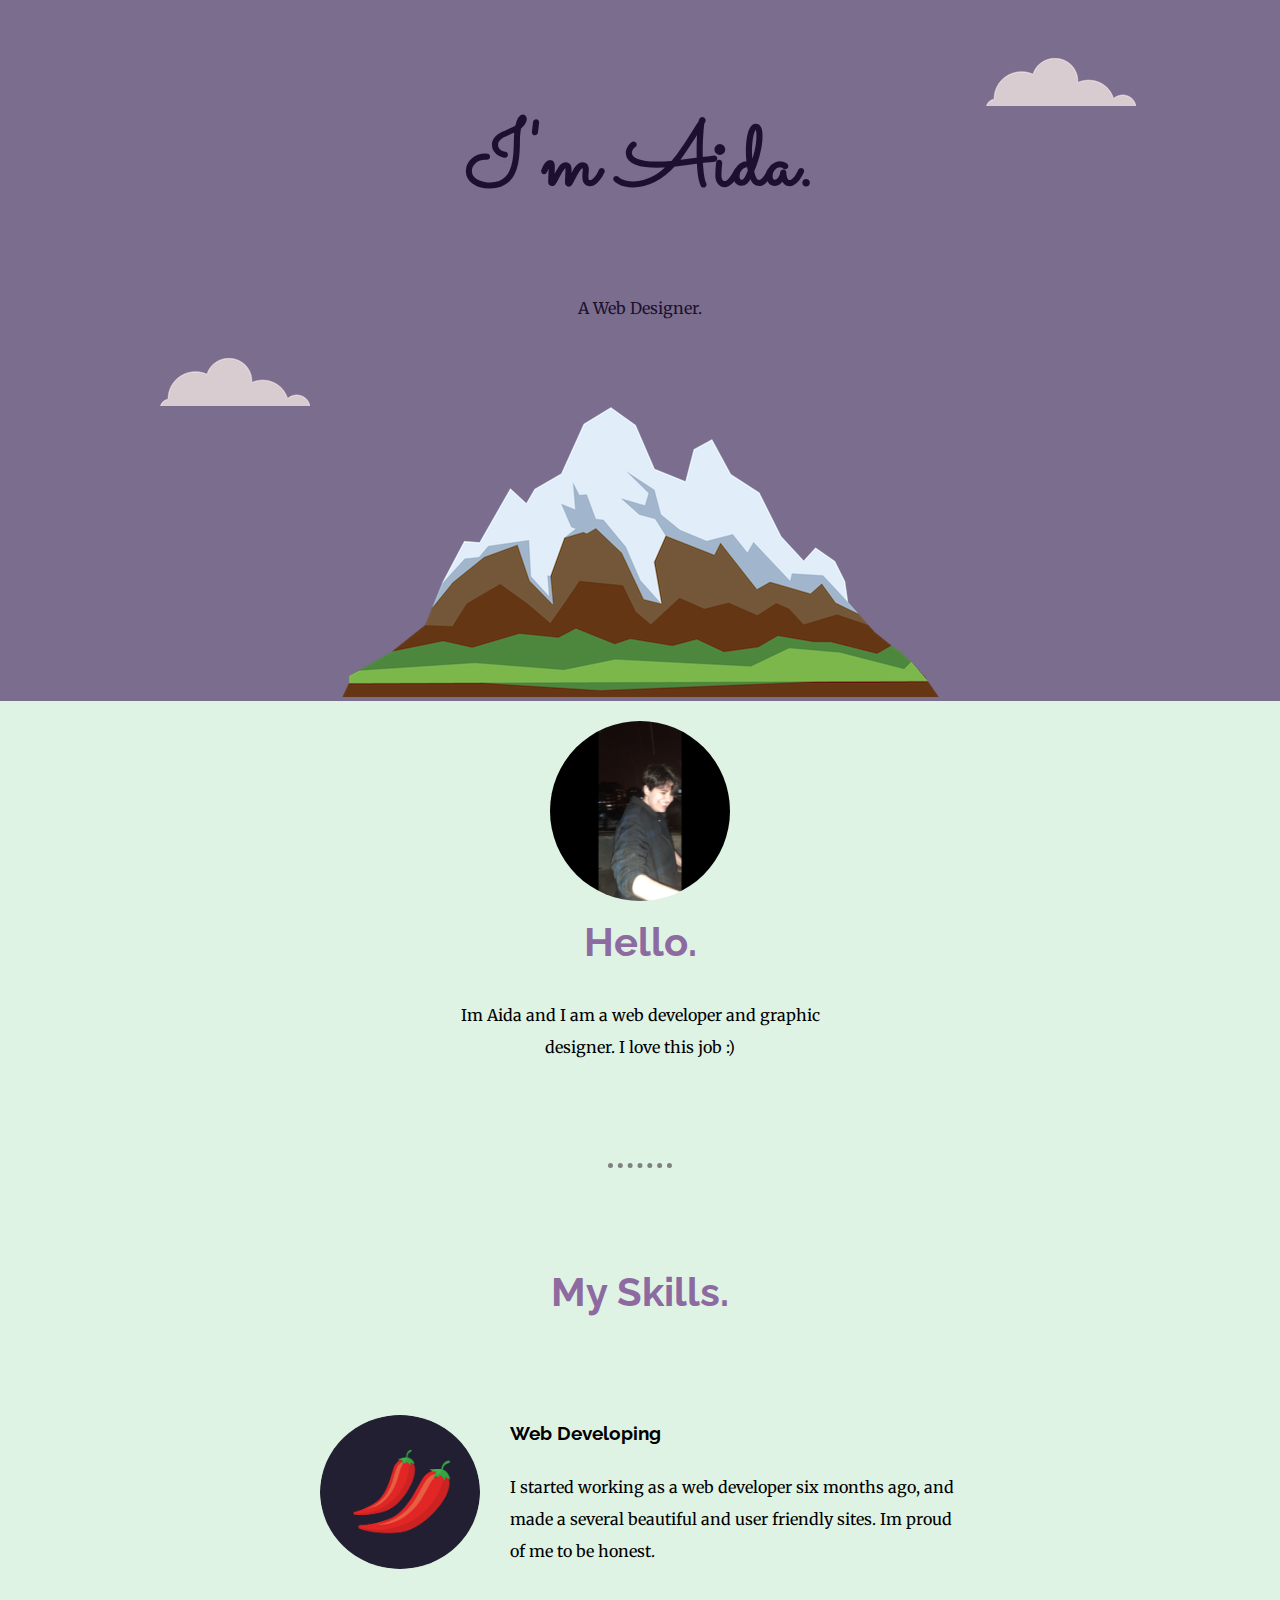
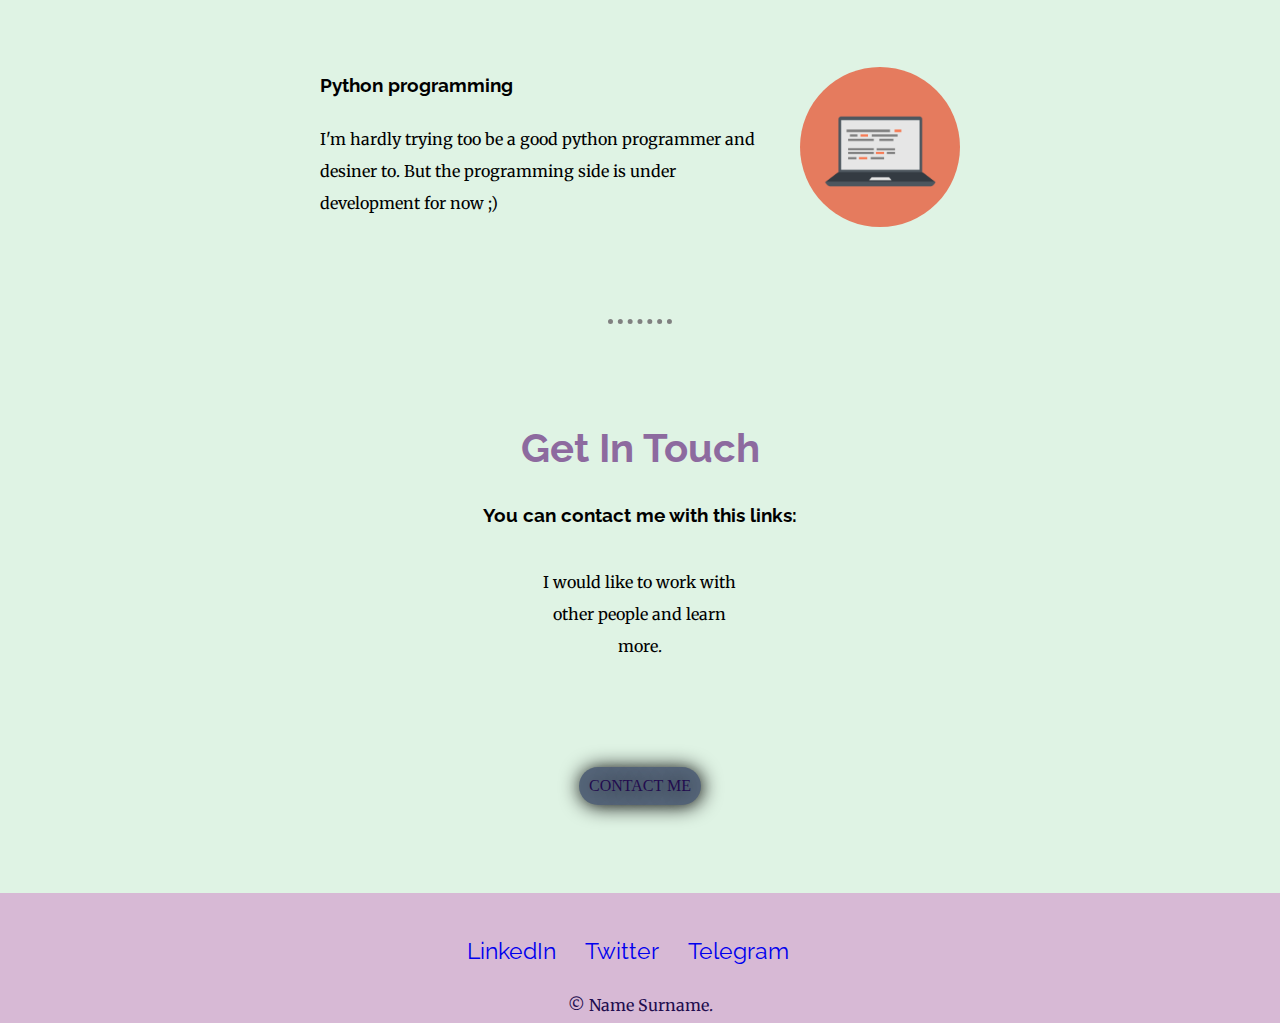
<file: minimal personal site/index.html>
<!DOCTYPE html>
<html lang="en">
  <head>
    <meta charset="UTF-8" />
    <meta http-equiv="X-UA-Compatible" content="IE=edge" />
    <meta name="viewport" content="width=device-width, initial-scale=1.0" />
    <title>Aida Amshasfand</title>
    <link rel="stylesheet" href="css/stylesheet.css" />
    <link rel="icon" href="favicon.ico" />
    <link rel="preconnect" href="https://fonts.googleapis.com" />
    <link rel="preconnect" href="https://fonts.gstatic.com" crossorigin />
    <link
      href="https://fonts.googleapis.com/css2?family=Merriweather:wght@300&family=Montserrat:wght@100&family=Raleway:wght@100&family=Sacramento&display=swap"
      rel="stylesheet"
    />
  </head>

  <body>
    <div class="top_container">
      <img class="top_cloud" src="images/cloud.png" alt="cloud-img" />
      <h1>I'm Aida.</h1>
      <p class="top_p">A Web Designer.</p>
      <img class="bottom_cloud" src="images/cloud.png" alt="cloud-img" />
      <img src="images/mountain.png" alt="mountain-img" />
    </div>

    <div class="middle-container">
      <div class="profile">
        <img class="profile-img" src="images/profile.jpg" alt="" />
        <h2>Hello.</h2>
        <p class="intro">
          Im Aida and I am a web developer and graphic designer. I love this job
          :)
        </p>
      </div>
      <hr />
      <div class="skills">
        <h2>My Skills.</h2>
        <div class="skill-row">
          <img class="skill-image-1" src="images/chillies.png" alt="" />
          <h3>Web Developing</h3>
          <p>
            I started working as a web developer six months ago, and made a
            several beautiful and user friendly sites. Im proud of me to be
            honest.
          </p>
        </div>
        <div class="skill-row">
          <img class="skill-image-2" src="images/computer.png" alt="" />
          <h3>Python programming</h3>
          <p>
            I'm hardly trying too be a good python programmer and desiner to.
            But the programming side is under development for now ;)
          </p>
        </div>
      </div>
      <hr />
      <div class="contact-me">
        <h2>Get In Touch</h2>
        <h3>You can contact me with this links:</h3>
        <p class="contact-me">
          I would like to work with other people and learn more.
        </p>
        <a class="btn" href="mailto:milliondollarbaby1380@gmail.com"
          >CONTACT ME</a
        >
      </div>
    </div>

    <footer>
      <div class="bottom-container">
        <a
          class="footer-link"
          href="http://www.linkedin.com/in/aida-amshasfand-672b79226"
          >LinkedIn</a
        >
        <a class="footer-link" href="https://twitter.com/Airinthejaguar?s=09"
          >Twitter</a
        >
        <a class="footer-link" href="https://t.me/dumbest_smartass_ever"
          >Telegram</a
        >
        <p style="margin-top: 25px; color: #220c4e">© Name Surname.</p>
      </div>
    </footer>
  </body>
</html>
</file>
<file: minimal personal site/css/stylesheet.css>
body {
  margin: 0;
  text-align: center;
  font-family: "Merriweather", serif;
  background-color: #dff3e4;
}

.top_container {
  background-color: #7b6d8d;
  margin: 0;
  padding: 0;
  position: relative;
  padding-top: 100px;
}

h1 {
  margin-top: 0px;
  font-family: "Sacramento", cursive;
  font-size: 5.625rem;
  color: #1d102e;
}

.intro {
  width: 30%;
  margin: auto;
}

.profile-img {
  position: relative;
  top: 20px;
  width: 180px;
  height: 180px;
  border-radius: 50%;
}

.skill-row {
  width: 50%;
  margin: 100px auto 100px auto;
  text-align: left;
  line-height: 2;
}

.skill-image-1 {
  width: 25%;
  float: left;
  margin-right: 30px;
  border-radius: 50%;
}

hr {
  width: 5%;
  border-style: dotted none none;
  border-color: gray;
  border-width: 5px;
  margin: 100px auto;
}

.contact-me {
  width: 40%;
  margin: 40px auto 60px;
}

.skill-image-2 {
  width: 25%;
  border-radius: 50%;
  float: right;
  margin-left: 30px;
}

h2 {
  font-family: "Raleway", sans-serif;
  font-size: 2.5rem;
  color: #8d6a9f;
}

h3 {
  font-family: "Raleway", sans-serif;
}

.middle-container {
  background-color: #dff3e4;
}

.bottom_container {
  margin-top: 37px;
  display: inline-block;
  line-height: 2;
}

.bottom_cloud {
  position: absolute;
  left: 160px;
  top: 358px;
}

.top_cloud {
  position: absolute;
  top: 58px;
  right: 144px;
}

.top_p {
  color: #1d102e;
}

.footer-link {
  margin-right: 25px;
  text-decoration: none;
  display: inline-block;
  margin-top: 45px;
  font-family: Raleway;
  font-size: 141%;
}

.btn {
  -webkit-border-radius: 20px;
  -moz-border-radius: 20px;
  border-radius: 20px;
  color: #220c4e;
  font-family: Open Sans;
  font-size: 16px;
  padding: 10px;
  background-color: #56667a;
  -webkit-box-shadow: 1px 1px 20px 0 #000000;
  -moz-box-shadow: 1px 1px 20px 0 #000000;
  box-shadow: 1px 1px 20px 0 #000000;
  text-shadow: 1px 1px 20px #000000;
  text-decoration: none;
  display: inline-block;
  cursor: pointer;
  text-align: center;
  margin-top: 45px;
  margin-bottom: 28px;
}

.btn:hover {
  background: #56667a;
  border: solid #09060f 0;
  -webkit-border-radius: 20px;
  -moz-border-radius: 20px;
  border-radius: 20px;
  text-decoration: none;
}

footer {
  background-color: #d7b9d5;

  height: 130px;
}

p {
  line-height: 2;
}
a:hover {
  color: #220c4e;
  font-weight: bold;
}
</file>
